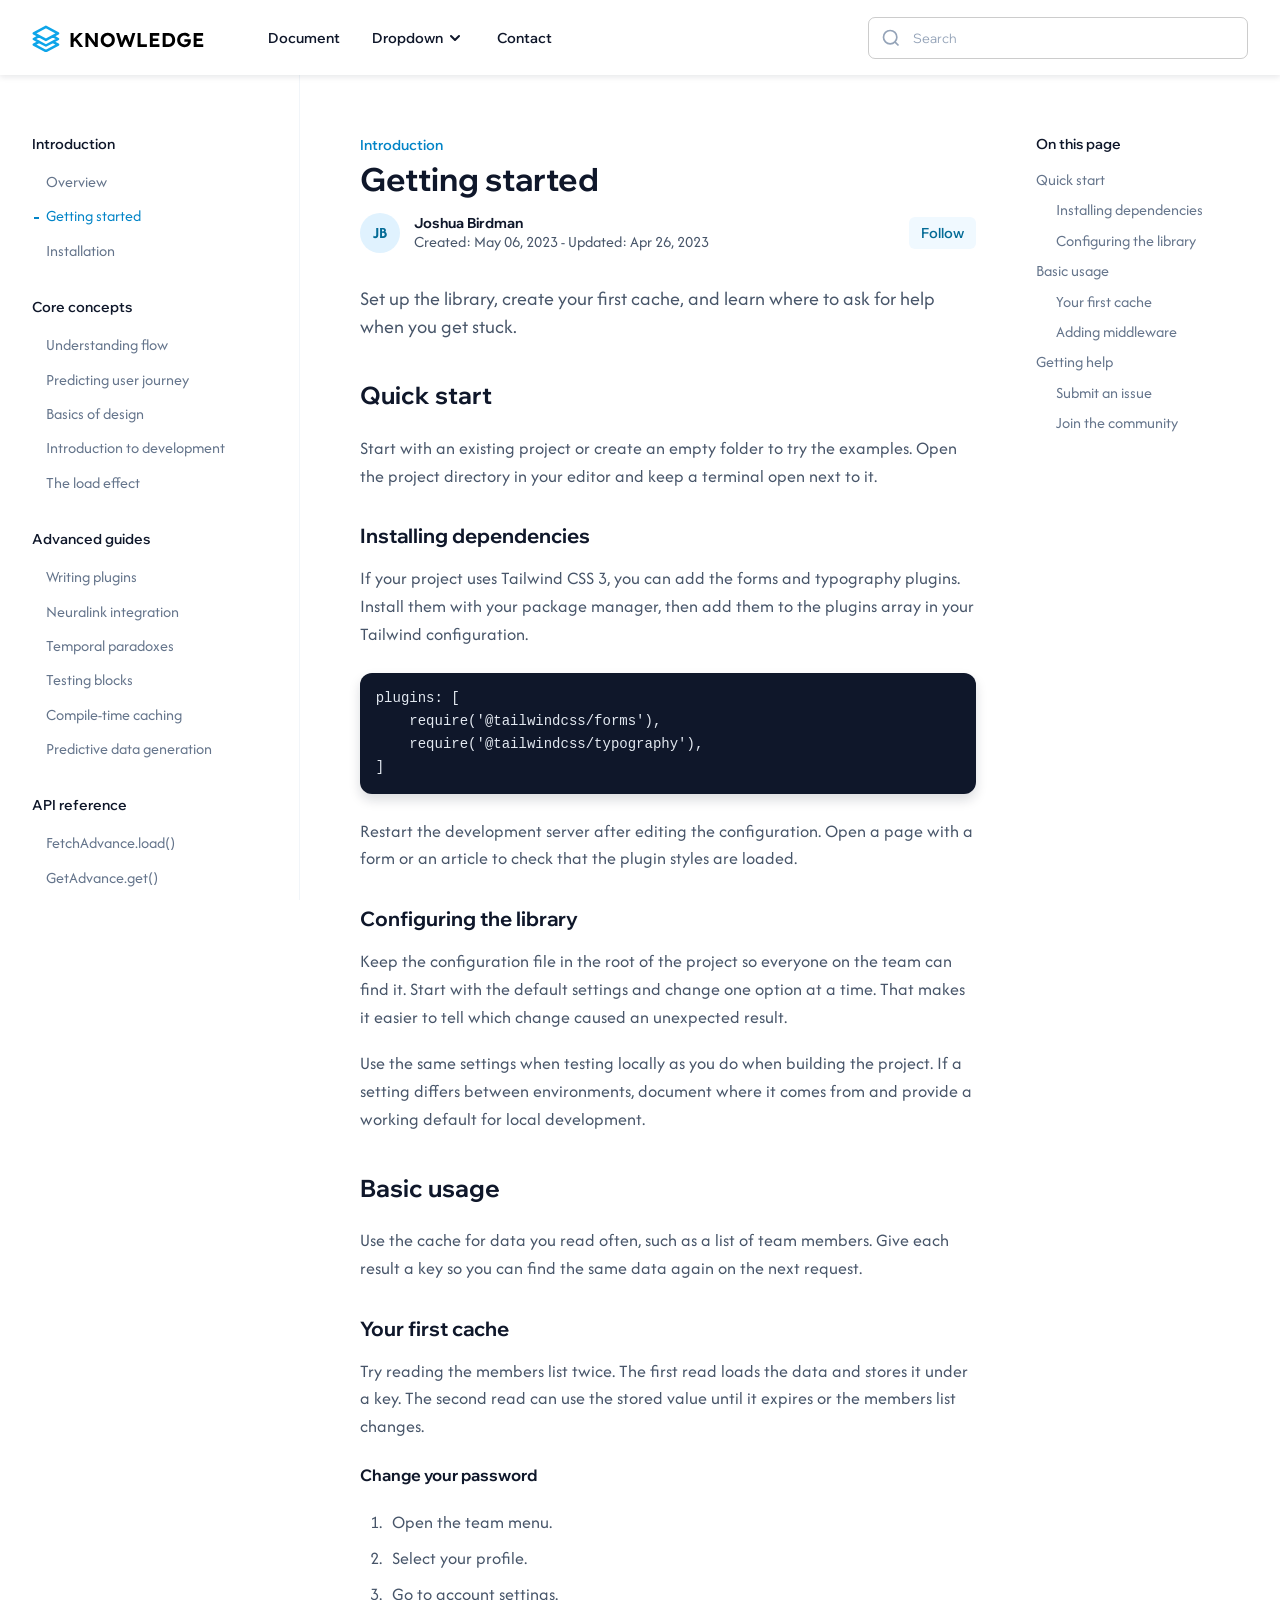
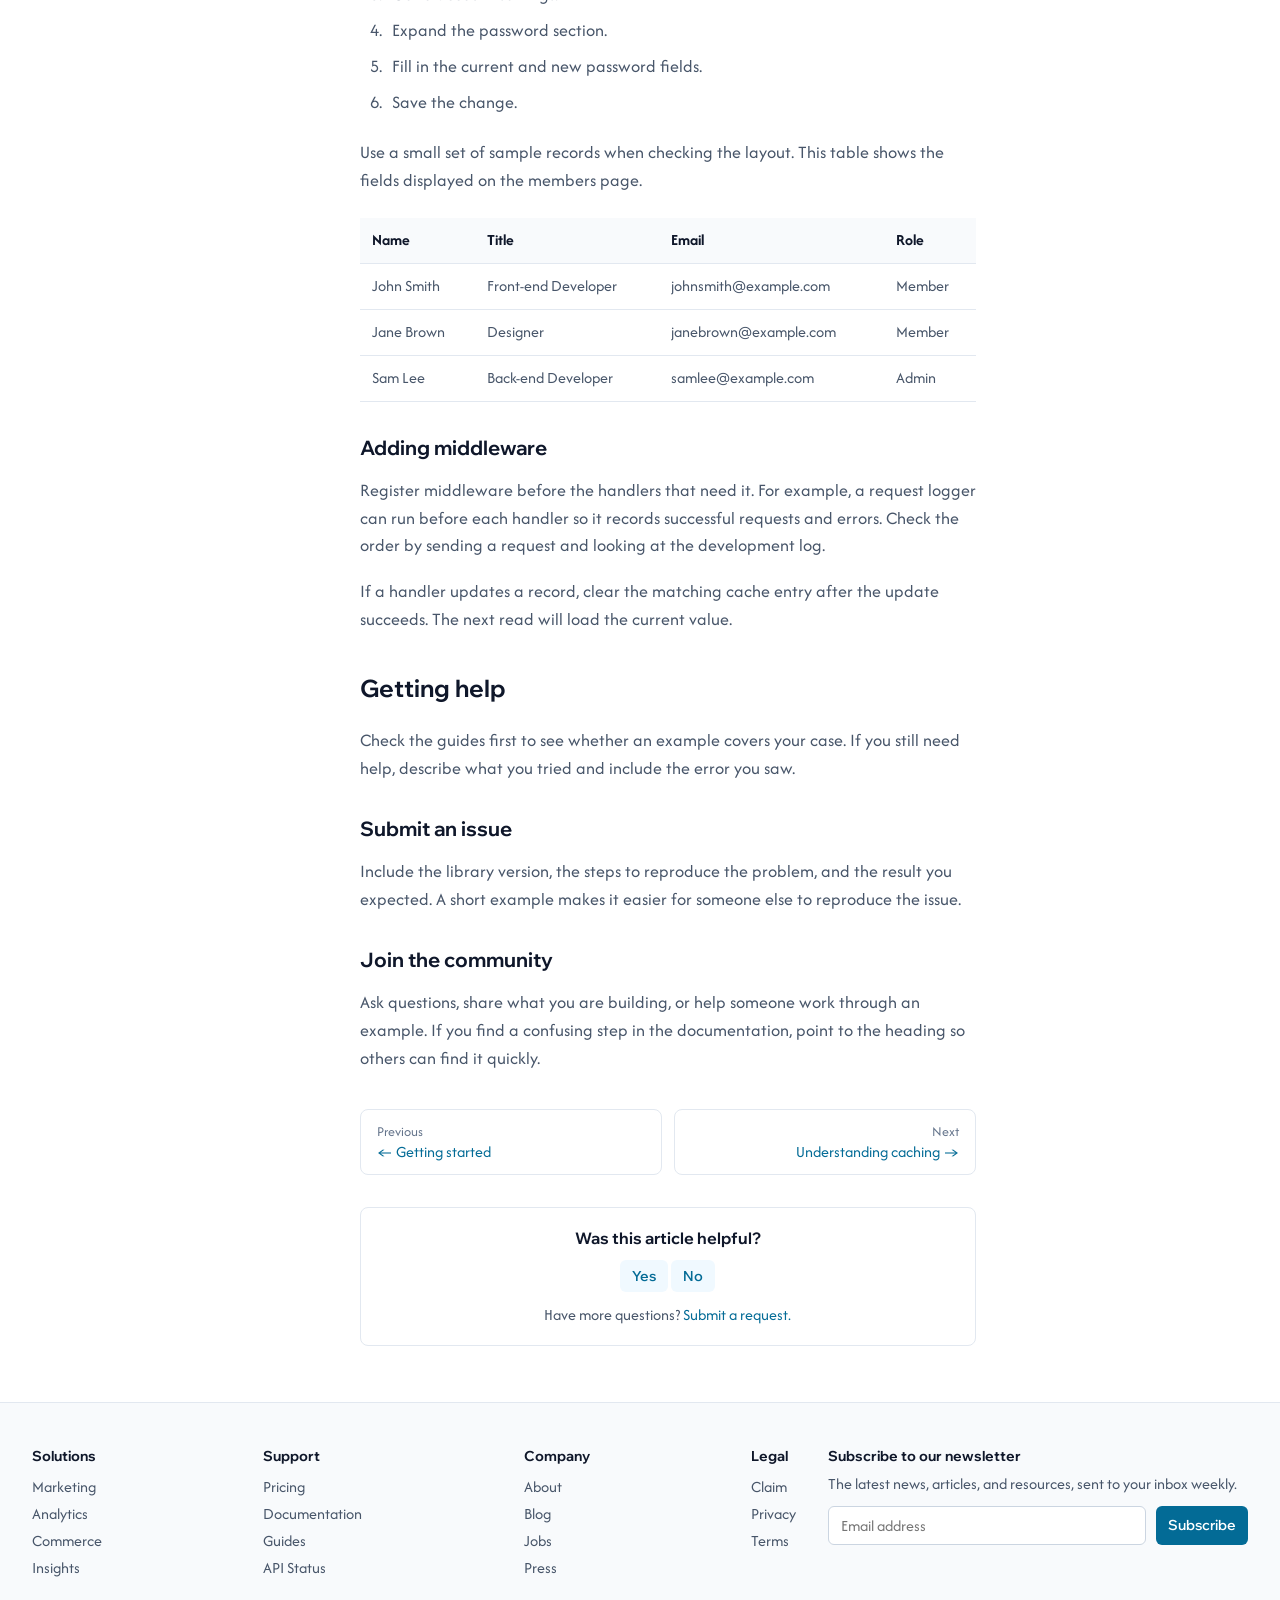
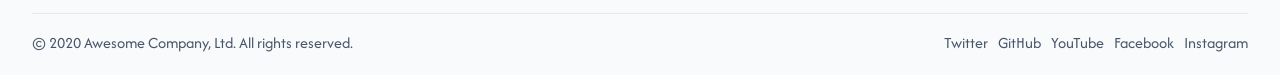
<file: HomeWorks/HomeWork_1/Knowledge/index.html>
<!DOCTYPE html>
<html lang="en">
    <head>
        <meta charset="UTF-8">
        <meta name="viewport" content="width=device-width, initial-scale=1">
        <title>Getting started | Knowledge Base HTML Template</title>
        <link rel="icon" href="images/logo-mark.svg">

        <link rel="stylesheet" href="style.css">

        <link rel="preconnect" href="https://fonts.googleapis.com">
        <link rel="preconnect" href="https://fonts.gstatic.com" crossorigin>
        <link href="https://fonts.googleapis.com/css2?family=Afacad:ital,wght@0,400..700;1,400..700&family=Wix+Madefor+Display:wght@400..800&display=swap" rel="stylesheet">
    </head>

    <body>
        <header>
            <div class="header">
                <div class="left-side-header">
                    <div class="logo">
                        <a href="index.html" aria-label="Knowledge home">
                            <object class="logo-image" data="images/logo.svg" type="image/svg+xml" aria-hidden="true">
                                <span class="logo-text"><span>◇</span> KNOWLEDGE</span>
                            </object>
                        </a>
                    </div>

                    <div class="links">
                        <a href="index.html" aria-current="page">Document</a>

                        <details class="dropdown-container">
                            <summary class="dropdown">
                                Dropdown
                                <svg class="arrow" width="20" height="20" fill="currentColor">
                                    <path fill-rule="evenodd" d="M5.293 7.293a1 1 0 011.414.0L10 10.586l3.293-3.293a1 1 0 111.414 1.414l-4 4a1 1 0 01-1.414.0l-4-4a1 1 0 010-1.414z" clip-rule="evenodd"></path>
                                </svg>
                            </summary>

                            <div class="dropdown-menu">
                                <a href="#">
                                    <svg width="24" height="24" xmlns="http://www.w3.org/2000/svg" fill="none" viewBox="0 0 24 24" stroke-width="1.5" stroke="currentColor" class="w-6 h-6">
                                        <path stroke-linecap="round" stroke-linejoin="round" d="M9.594 3.94c.09-.542.56-.94 1.11-.94h2.593c.55 0 1.02.398 1.11.94l.213 1.281c.063.374.313.686.645.87.074.04.147.083.22.127.324.196.72.257 1.075.124l1.217-.456a1.125 1.125 0 011.37.49l1.296 2.247a1.125 1.125 0 01-.26 1.431l-1.003.827c-.293.24-.438.613-.431.992a6.759 6.759 0 010 .255c-.007.378.138.75.43.99l1.005.828c.424.35.534.954.26 1.43l-1.298 2.247a1.125 1.125 0 01-1.369.491l-1.217-.456c-.355-.133-.75-.072-1.076.124a6.57 6.57 0 01-.22.128c-.331.183-.581.495-.644.869l-.213 1.28c-.09.543-.56.941-1.11.941h-2.594c-.55 0-1.02-.398-1.11-.94l-.213-1.281c-.062-.374-.312-.686-.644-.87a6.52 6.52 0 01-.22-.127c-.325-.196-.72-.257-1.076-.124l-1.217.456a1.125 1.125 0 01-1.369-.49l-1.297-2.247a1.125 1.125 0 01.26-1.431l1.004-.827c.292-.24.437-.613.43-.992a6.932 6.932 0 010-.255c.007-.378-.138-.75-.43-.99l-1.004-.828a1.125 1.125 0 01-.26-1.43l1.297-2.247a1.125 1.125 0 011.37-.491l1.216.456c.356.133.751.072 1.076-.124.072-.044.146-.087.22-.128.332-.183.582-.495.644-.869l.214-1.281z"></path>
                                        <path stroke-linecap="round" stroke-linejoin="round" d="M15 12a3 3 0 11-6 0 3 3 0 016 0z"></path>
                                    </svg>
                                    Application setting
                                </a>

                                <a href="#">
                                    <svg width="24" height="24" viewBox="0 0 24 24" fill="none" xmlns="http://www.w3.org/2000/svg">
                                        <path d="M3.75 6C3.75 4.75736 4.75736 3.75 6 3.75H8.25C9.49264 3.75 10.5 4.75736 10.5 6V8.25c0 1.24264-1.00736 2.25-2.25 2.25H6c-1.24264.0-2.25-1.00736-2.25-2.25V6z" stroke="currentcolor" stroke-width="1.5" stroke-linecap="round" stroke-linejoin="round"></path>
                                        <path d="M3.75 15.75c0-1.2426 1.00736-2.25 2.25-2.25H8.25c1.24264.0 2.25 1.0074 2.25 2.25V18c0 1.2426-1.00736 2.25-2.25 2.25H6c-1.24264.0-2.25-1.0074-2.25-2.25V15.75z" stroke="currentcolor" stroke-width="1.5" stroke-linecap="round" stroke-linejoin="round"></path>
                                        <path d="M13.5 6c0-1.24264 1.0074-2.25 2.25-2.25H18c1.2426.0 2.25 1.00736 2.25 2.25V8.25c0 1.24264-1.0074 2.25-2.25 2.25H15.75c-1.2426.0-2.25-1.00736-2.25-2.25V6z" stroke="currentcolor" stroke-width="1.5" stroke-linecap="round" stroke-linejoin="round"></path>
                                        <path d="M13.5 15.75c0-1.2426 1.0074-2.25 2.25-2.25H18c1.2426.0 2.25 1.0074 2.25 2.25V18c0 1.2426-1.0074 2.25-2.25 2.25H15.75c-1.2426.0-2.25-1.0074-2.25-2.25V15.75z" stroke="currentcolor" stroke-width="1.5" stroke-linecap="round" stroke-linejoin="round"></path>
                                    </svg>
                                    Product features
                                </a>

                                <a href="#">
                                    <svg width="24" height="24" xmlns="http://www.w3.org/2000/svg" fill="none" viewBox="0 0 24 24" stroke-width="1.5" stroke="currentColor" class="w-6 h-6">
                                        <path stroke-linecap="round" stroke-linejoin="round" d="M12 9.75v6.75m0 0l-3-3m3 3l3-3m-8.25 6a4.5 4.5 0 01-1.41-8.775 5.25 5.25 0 0110.233-2.33 3 3 0 013.758 3.848A3.752 3.752 0 0118 19.5H6.75z"></path>
                                    </svg>
                                    Free resources
                                </a>

                                <a href="#">
                                    <svg width="24" height="24" xmlns="http://www.w3.org/2000/svg" fill="none" viewBox="0 0 24 24" stroke-width="1.5" stroke="currentColor" class="w-6 h-6">
                                        <path stroke-linecap="round" stroke-linejoin="round" d="M21 12a9 9 0 11-18 0 9 9 0 0118 0z"></path>
                                        <path stroke-linecap="round" stroke-linejoin="round" d="M15.91 11.672a.375.375 0 010 .656l-5.603 3.113a.375.375 0 01-.557-.328V8.887c0-.286.307-.466.557-.327l5.603 3.112z"></path>
                                    </svg>
                                    Video tutorials
                                </a>
                            </div>
                        </details>

                        <a href="https://html-knowledge.netlify.app/contact">Contact</a>
                    </div>
                </div>

                <div class="right-side-header">
                    <div class="search-bar">
                        <svg class="loupe" width="20" height="20" viewBox="0 0 24 24" fill="none" stroke="currentColor" stroke-width="2">
                            <circle cx="11" cy="11" r="8"></circle>
                            <line x1="21" y1="21" x2="16.65" y2="16.65"></line>
                        </svg>
                        <input type="search" placeholder="Search" aria-label="Search">
                    </div>
                </div>
            </div>
        </header>

        <div class="main">
            <nav class="left-side-main" aria-label="Documentation">
                <div class="nav-group">
                    <h2>Introduction</h2>
                    <a href="https://html-knowledge.netlify.app/">Overview</a>
                    <a class="active-link" href="#getting-started" aria-current="page">Getting started</a>
                    <a href="#installing-dependencies">Installation</a>
                </div>

                <div class="nav-group">
                    <h2>Core concepts</h2>
                    <a href="#">Understanding flow</a>
                    <a href="#">Predicting user journey</a>
                    <a href="#">Basics of design</a>
                    <a href="#">Introduction to development</a>
                    <a href="#">The load effect</a>
                </div>

                <div class="nav-group">
                    <h2>Advanced guides</h2>
                    <a href="#">Writing plugins</a>
                    <a href="#">Neuralink integration</a>
                    <a href="#">Temporal paradoxes</a>
                    <a href="#">Testing blocks</a>
                    <a href="#">Compile-time caching</a>
                    <a href="#">Predictive data generation</a>
                </div>

                <div class="nav-group">
                    <h2>API reference</h2>
                    <a href="#">FetchAdvance.load()</a>
                    <a href="#">GetAdvance.get()</a>
                    <a href="#">UploadAdvance.load()</a>
                    <a href="#">LoadAdvance.push()</a>
                </div>

                <div class="nav-group">
                    <h2>Contributing</h2>
                    <a href="#">How to contribute</a>
                    <a href="#">Architecture guide</a>
                    <a href="#">Design principles</a>
                </div>
            </nav>

            <main class="center-side-main">
                <article class="article">
                    <div class="article-category">Introduction</div>
                    <h1 id="getting-started">Getting started</h1>

                    <div class="author">
                        <span class="avatar" aria-hidden="true">JB</span>
                        <div class="author-info">
                            <strong>Joshua Birdman</strong>
                            <span>Created: May 06, 2023 - Updated: Apr 26, 2023</span>
                        </div>
                        <button class="follow" type="button">Follow</button>
                    </div>

                    <p class="intro">Set up the library, create your first cache, and learn where to ask for help when you get stuck.</p>

                    <h2 id="quick-start">Quick start</h2>
                    <p>Start with an existing project or create an empty folder to try the examples. Open the project directory in your editor and keep a terminal open next to it.</p>

                    <h3 id="installing-dependencies">Installing dependencies</h3>
                    <p>If your project uses Tailwind CSS 3, you can add the forms and typography plugins. Install them with your package manager, then add them to the plugins array in your Tailwind configuration.</p>

                    <pre><code>plugins: [
    require('@tailwindcss/forms'),
    require('@tailwindcss/typography'),
]</code></pre>

                    <p>Restart the development server after editing the configuration. Open a page with a form or an article to check that the plugin styles are loaded.</p>

                    <h3 id="configuring-the-library">Configuring the library</h3>
                    <p>Keep the configuration file in the root of the project so everyone on the team can find it. Start with the default settings and change one option at a time. That makes it easier to tell which change caused an unexpected result.</p>
                    <p>Use the same settings when testing locally as you do when building the project. If a setting differs between environments, document where it comes from and provide a working default for local development.</p>

                    <h2 id="basic-usage">Basic usage</h2>
                    <p>Use the cache for data you read often, such as a list of team members. Give each result a key so you can find the same data again on the next request.</p>

                    <h3 id="your-first-cache">Your first cache</h3>
                    <p>Try reading the members list twice. The first read loads the data and stores it under a key. The second read can use the stored value until it expires or the members list changes.</p>

                    <h4>Change your password</h4>
                    <ol class="article-steps">
                        <li>Open the team menu.</li>
                        <li>Select your profile.</li>
                        <li>Go to account settings.</li>
                        <li>Expand the password section.</li>
                        <li>Fill in the current and new password fields.</li>
                        <li>Save the change.</li>
                    </ol>

                    <p>Use a small set of sample records when checking the layout. This table shows the fields displayed on the members page.</p>

                    <div class="table-container" tabindex="0" role="region" aria-label="Example team members">
                        <table>
                            <thead>
                                <tr>
                                    <th scope="col">Name</th>
                                    <th scope="col">Title</th>
                                    <th scope="col">Email</th>
                                    <th scope="col">Role</th>
                                </tr>
                            </thead>
                            <tbody>
                                <tr>
                                    <td>John Smith</td>
                                    <td>Front-end Developer</td>
                                    <td>johnsmith@example.com</td>
                                    <td>Member</td>
                                </tr>
                                <tr>
                                    <td>Jane Brown</td>
                                    <td>Designer</td>
                                    <td>janebrown@example.com</td>
                                    <td>Member</td>
                                </tr>
                                <tr>
                                    <td>Sam Lee</td>
                                    <td>Back-end Developer</td>
                                    <td>samlee@example.com</td>
                                    <td>Admin</td>
                                </tr>
                            </tbody>
                        </table>
                    </div>

                    <h3 id="adding-middleware">Adding middleware</h3>
                    <p>Register middleware before the handlers that need it. For example, a request logger can run before each handler so it records successful requests and errors. Check the order by sending a request and looking at the development log.</p>
                    <p>If a handler updates a record, clear the matching cache entry after the update succeeds. The next read will load the current value.</p>

                    <h2 id="getting-help">Getting help</h2>
                    <p>Check the guides first to see whether an example covers your case. If you still need help, describe what you tried and include the error you saw.</p>

                    <h3 id="submit-an-issue">Submit an issue</h3>
                    <p>Include the library version, the steps to reproduce the problem, and the result you expected. A short example makes it easier for someone else to reproduce the issue.</p>

                    <h3 id="join-the-community">Join the community</h3>
                    <p>Ask questions, share what you are building, or help someone work through an example. If you find a confusing step in the documentation, point to the heading so others can find it quickly.</p>
                </article>

                <nav class="article-links" aria-label="Previous and next articles">
                    <a href="https://html-knowledge.netlify.app/">
                        <span>Previous</span>
                        ← Getting started
                    </a>
                    <a href="https://html-knowledge.netlify.app/docs/understanding-caching">
                        <span>Next</span>
                        Understanding caching →
                    </a>
                </nav>

                <div class="feedback">
                    <h3>Was this article helpful?</h3>
                    <button type="button">Yes</button>
                    <button type="button">No</button>
                    <p>Have more questions? <a href="https://html-knowledge.netlify.app/contact">Submit a request.</a></p>
                </div>
            </main>

            <nav class="right-side-main" aria-label="On this page">
                <p>On this page</p>
                <a href="#quick-start">Quick start</a>
                <a class="sub-link" href="#installing-dependencies">Installing dependencies</a>
                <a class="sub-link" href="#configuring-the-library">Configuring the library</a>
                <a href="#basic-usage">Basic usage</a>
                <a class="sub-link" href="#your-first-cache">Your first cache</a>
                <a class="sub-link" href="#adding-middleware">Adding middleware</a>
                <a href="#getting-help">Getting help</a>
                <a class="sub-link" href="#submit-an-issue">Submit an issue</a>
                <a class="sub-link" href="#join-the-community">Join the community</a>
            </nav>
        </div>

        <footer class="footer">
            <div class="footer-main">
                <div class="footer-links">
                    <div>
                        <h3>Solutions</h3>
                        <a href="#">Marketing</a>
                        <a href="#">Analytics</a>
                        <a href="#">Commerce</a>
                        <a href="#">Insights</a>
                    </div>
                    <div>
                        <h3>Support</h3>
                        <a href="#">Pricing</a>
                        <a href="index.html">Documentation</a>
                        <a href="#">Guides</a>
                        <a href="#">API Status</a>
                    </div>
                    <div>
                        <h3>Company</h3>
                        <a href="#">About</a>
                        <a href="#">Blog</a>
                        <a href="#">Jobs</a>
                        <a href="#">Press</a>
                    </div>
                    <div>
                        <h3>Legal</h3>
                        <a href="#">Claim</a>
                        <a href="#">Privacy</a>
                        <a href="#">Terms</a>
                    </div>
                </div>

                <div class="newsletter">
                    <h3>Subscribe to our newsletter</h3>
                    <p>The latest news, articles, and resources, sent to your inbox weekly.</p>
                    <div class="newsletter-field">
                        <input type="email" placeholder="Email address" aria-label="Email address">
                        <button type="button">Subscribe</button>
                    </div>
                </div>
            </div>

            <div class="footer-bottom">
                <p>© 2020 Awesome Company, Ltd. All rights reserved.</p>
                <div class="social-links">
                    <a href="#">Twitter</a>
                    <a href="#">GitHub</a>
                    <a href="#">YouTube</a>
                    <a href="#">Facebook</a>
                    <a href="#">Instagram</a>
                </div>
            </div>
        </footer>
    </body>
</html>
</file>
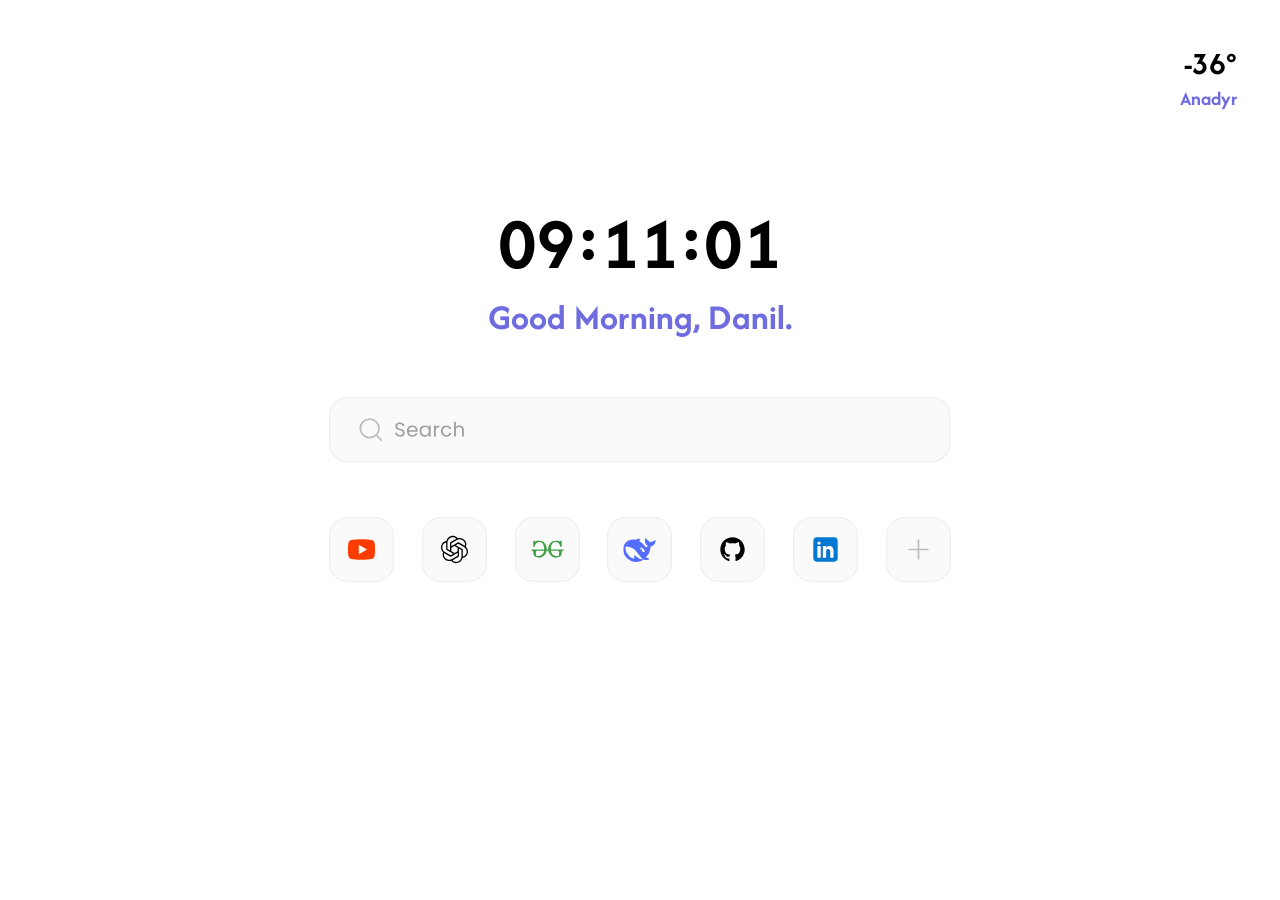
<file: SamostoyatelnayaRabota/wwwroot/search-engine.html>
<!DOCTYPE html>
<html lang="en">
<head>
    <meta charset="UTF-8">
    <meta name="viewport" content="width=device-width, initial-scale=1.0">
    <title>Search Engine</title>
    <link rel="icon" href="favicon.svg">
    
    <link rel="preconnect" href="https://fonts.googleapis.com">
    <link rel="preconnect" href="https://fonts.gstatic.com" crossorigin>
    <link href="https://fonts.googleapis.com/css2?family=Afacad:ital,wght@0,400..700;1,400..700&display=swap" rel="stylesheet">

    <style>
        header {
            display: flex;
            justify-content: flex-end;
            padding: 34px 35px;       
        }

        .weather {
            display: flex;
            flex-direction: column;
            align-items: flex-end;
        }

        .temperature {
            margin: 0px;
            font-weight: bold;
            font-size: 32px;
            font-family: Afacad;
        }

        .city {
            margin: 0px;
            font-weight: bold;
            font-size: 20px;
            font-family: Afacad;
            color: #6E6CDF;
        }

        .main {
            display: flex;
            justify-content: center;
            text-align: center;
            flex-direction: column;
            align-items: center;
            height: 60vh;
        }

        .time {
            margin: 0px;
            font-size: 74px;
            font-family: Afacad;
            font-weight: bold;
        }

        .gm {
            margin: 0px;
            font-size: 36px;
            font-family: Afacad;
            font-weight: bold;
            color: #6E6CDF;
        }

        .search {
            margin: 56px;
        }

        .searchBar {
            margin-bottom: 50px;
        }

        .labels {
            display: flex;
            flex-direction: row;
            justify-content: space-between;
            gap: 25px;
        }
    </style>
</head>
<body>
    <header>
        <div class="weather">
            <p class="temperature">-36°</p>
            <p class="city">Anadyr</p>
        </div>
    </header>

    <div class="main">
        <div class="greeting">
            <p class="time">09:11:01</p>
            <p class="gm">Good Morning, Danil.</p>
        </div>

        <div class="search">
            <div class="searchBar">
                <img src="searchBar.svg">
            </div>

            <div class="labels">
                <img src="labels/YT_label.svg">
                <img src="labels/GPT_label.svg">
                <img src="labels/GG_label.svg">
                <img src="labels/DS_label.svg">
                <img src="labels/GH_label.svg">
                <img src="labels/FB_label.svg">
                <img src="labels/Plus_label.svg">
            </div>
        </div>
    </div>
</body>
</html>
</file>
<file: HomeWorks/HomeWork_1/Knowledge/style.css>
* {
    box-sizing: border-box;
}

body {
    margin: 0;
    font-family: 'Afacad', sans-serif;
    color: #475569;
}

h1, h2, h3, h4, button {
    font-family: 'Wix Madefor Display', sans-serif;
    color: #0f172a;
}

a {
    color: #036b96;
    text-decoration: none;
}

a:hover {
    color: #0ea5e9;
}

:focus-visible {
    outline: 2px solid #0284c7;
    outline-offset: 3px;
}

header {
    position: sticky;
    top: 0;
    z-index: 5;
}

.logo a {
    display: block;
}

.logo-image {
    display: block;
    width: 172px;
    height: 30px;
    pointer-events: none;
}

.logo-text {
    display: flex;
    gap: 8px;
    align-items: center;
    white-space: nowrap;
    color: #0f172a;
    font-family: 'Wix Madefor Display', sans-serif;
    font-size: 20px;
    font-weight: 800;
}

.logo-text span {
    color: #0ea5e9;
}

.header {
    display: flex;
    justify-content: space-between;
    align-items: center;
    gap: 24px;
    min-height: 75px;
    padding: 12px 32px;
    box-shadow: 0 2px 6px rgba(15, 23, 42, 0.1);
    background-color: white;
}

.left-side-header {
    display: flex;
    align-items: center;
}

.right-side-header {
    display: flex;
    justify-content: flex-end;
    flex: 0 1 380px;
    min-width: 0;
}

.search-bar {
    display: flex;
    border: 1px solid rgb(128, 128, 128, 0.4);
    border-radius: 7px;
    align-items: center;
    width: 100%;
}

.search-bar input {
    border: none;
    padding: 10px 12px;
    min-width: 0;
    width: 100%;
    height: 40px;
    background-color: transparent;
    font-family: 'Wix Madefor Display', sans-serif;
}

.search-bar input::placeholder {
    color: #94a3b8;
}

.loupe {
    color: #94a3b8;
    flex-shrink: 0;
    margin-left: 12px;
}

.links {
    display: flex;
    margin: 0px 0px 0px 64px;
    gap: 0px 32px;
    font-family: 'Wix Madefor Display', sans-serif;
    font-size: 14px;
    font-weight: 600;
    align-items: center;
}

.links a {
    color: #0F172A;
    text-decoration: none;
}

.links a:hover {
    color: #0ea5e9;
}

.dropdown {
    font-family: 'Wix Madefor Display', sans-serif;
    font-size: 14px;
    font-weight: 600;
    color: #0F172A;
    display: flex;
    align-items: center;
    gap: 2px;
    list-style: none;
    cursor: pointer;
}

.dropdown:hover {
    color: #0ea5e9;
}

.dropdown::-webkit-details-marker {
    display: none;
}

.dropdown-container[open] .arrow {
    transform: rotate(180deg);
}

.dropdown-menu {
    position: absolute;
    top: calc(100% + 12px);
    left: -60px;
    z-index: 10;
    width: 220px;
    background-color: white;
    border: 1px solid rgb(128, 128, 128, 0.3);
    border-radius: 10px;
    box-shadow: 0 4px 8px rgba(0, 0, 0, 0.2);
}

.dropdown-menu a {
    display: flex;
    align-items: center;
    padding: 16px;
}

.dropdown-menu svg {
    display: flex;
    padding: 0px 14px 0px 0px;
}

.dropdown-container {
    position: relative;
}

.main {
    display: flex;
    align-items: flex-start;
    gap: clamp(24px, 4.7vw, 64px);
    max-width: 1440px;
    margin: 0 auto;
    padding-right: 32px;
}

.left-side-main {
    position: sticky;
    top: 75px;
    flex: 0 0 24%;
    max-height: calc(100vh - 75px);
    overflow-y: auto;
    padding: 60px 16px 36px 32px;
    border-right: 1px solid #f1f5f9;
}

.nav-group {
    margin-bottom: 30px;
}

.nav-group h2,
.right-side-main p {
    margin: 0 0 12px;
    color: #0f172a;
    font-family: 'Wix Madefor Display', sans-serif;
    font-size: 14px;
    font-weight: 600;
}

.nav-group a,
.right-side-main a {
    display: block;
    padding: 6px 0;
    color: #64748b;
    line-height: 1.4;
}

.nav-group a {
    padding-left: 14px;
}

.nav-group .active-link {
    position: relative;
    color: #0284c7;
}

.active-link::before {
    content: "";
    position: absolute;
    top: 50%;
    left: 2px;
    width: 5px;
    height: 2px;
    background-color: currentColor;
}

.nav-group a:hover,
.right-side-main a:hover {
    color: #0284c7;
}

.center-side-main {
    flex: 1;
    min-width: 0;
    padding: 60px 0 56px;
}

.right-side-main {
    position: sticky;
    top: 75px;
    display: flex;
    flex: 0 0 17%;
    flex-direction: column;
    padding-top: 60px;
}

.right-side-main a {
    padding: 4px 0;
}

.right-side-main .sub-link {
    padding-left: 20px;
}

.article {
    font-size: 18px;
    line-height: 1.55;
}

.article-category {
    color: #0284c7;
    font-family: 'Wix Madefor Display', sans-serif;
    font-size: 14px;
    font-weight: 600;
}

.article h1 {
    margin: 4px 0 16px;
    font-size: 32px;
    line-height: 1.15;
}

.article h2 {
    margin: 36px 0 20px;
    font-size: 24px;
}

.article h3 {
    margin: 30px 0 14px;
    font-size: 20px;
}

.article h4 {
    margin-bottom: 8px;
    font-size: 16px;
}

.article [id] {
    scroll-margin-top: 96px;
}

.article p {
    margin: 0 0 18px;
}

.article .intro {
    margin-top: 32px;
    font-size: 20px;
    line-height: 1.4;
}

.author {
    display: flex;
    align-items: center;
    gap: 14px;
    font-size: 16px;
    line-height: 1.3;
}

.avatar {
    display: flex;
    flex: 0 0 40px;
    height: 40px;
    align-items: center;
    justify-content: center;
    border-radius: 50%;
    background-color: #e0f2fe;
    color: #036b96;
    font-weight: 700;
}

.author-info {
    flex: 1;
}

.author-info strong,
.author-info span {
    display: block;
}

.author-info strong {
    color: #0f172a;
    font-family: 'Wix Madefor Display', sans-serif;
    font-size: 14px;
}

.follow,
.feedback button,
.newsletter button {
    padding: 7px 12px;
    border: 0;
    border-radius: 6px;
    background-color: #f0f9ff;
    color: #036b96;
    font-size: 14px;
    font-weight: 600;
    cursor: pointer;
}

.follow:hover,
.feedback button:hover {
    background-color: #e0f2fe;
}

.article pre {
    margin: 24px 0;
    padding: 14px 16px;
    overflow-x: auto;
    border-radius: 12px;
    background-color: #0f172a;
    color: #e2e8f0;
    box-shadow: 0 6px 12px rgba(15, 23, 42, 0.15);
    font-size: 14px;
    line-height: 1.65;
}

.article-steps {
    padding-left: 26px;
}

.article-steps li {
    padding: 4px 0 4px 6px;
}

.table-container {
    margin: 24px 0;
    overflow-x: auto;
}

.article table {
    width: 100%;
    border-collapse: collapse;
    font-size: 16px;
    text-align: left;
}

.article th,
.article td {
    padding: 10px 12px;
    border-bottom: 1px solid #e2e8f0;
}

.article th {
    color: #0f172a;
    background-color: #f8fafc;
}

.article-links {
    display: flex;
    flex-wrap: wrap;
    justify-content: space-between;
    gap: 12px;
    margin-top: 36px;
}

.article-links a {
    flex: 1 1 160px;
    padding: 12px 16px;
    border: 1px solid #e2e8f0;
    border-radius: 8px;
}

.article-links a:last-child {
    text-align: right;
}

.article-links span {
    display: block;
    color: #64748b;
    font-size: 14px;
}

.feedback {
    margin-top: 32px;
    padding: 20px;
    border: 1px solid #e2e8f0;
    border-radius: 8px;
    text-align: center;
}

.feedback h3 {
    margin: 0 0 12px;
    font-size: 16px;
}

.feedback p {
    margin: 12px 0 0;
}

.footer {
    padding: 44px 32px 22px;
    background-color: #f8fafc;
    border-top: 1px solid #e2e8f0;
}

.footer-main,
.footer-bottom {
    display: flex;
    justify-content: space-between;
    gap: 32px;
    max-width: 1376px;
    margin: 0 auto;
}

.footer-main {
    flex-wrap: wrap;
}

.footer-links {
    display: flex;
    flex: 1 1 480px;
    flex-wrap: wrap;
    justify-content: space-between;
    gap: 24px;
}

.footer h3 {
    margin: 0 0 8px;
    font-size: 14px;
}

.footer-links a {
    display: block;
    padding: 3px 0;
}

.footer a {
    color: #475569;
}

.footer a:hover {
    color: #0284c7;
}

.newsletter {
    flex: 1 1 320px;
    max-width: 420px;
}

.newsletter p {
    margin: 0 0 12px;
}

.newsletter-field,
.social-links {
    display: flex;
    flex-wrap: wrap;
    gap: 10px;
}

.newsletter input {
    flex: 1 1 150px;
    min-width: 0;
    padding: 8px 12px;
    border: 1px solid #cbd5e1;
    border-radius: 6px;
    font: inherit;
}

.newsletter button {
    background-color: #036b96;
    color: white;
}

.newsletter button:hover {
    background-color: #075985;
}

.footer-bottom {
    align-items: center;
    flex-wrap: wrap;
    gap: 10px 24px;
    margin-top: 32px;
    padding-top: 18px;
    border-top: 1px solid #e2e8f0;
}

.footer-bottom p {
    margin: 0;
}
</file>
